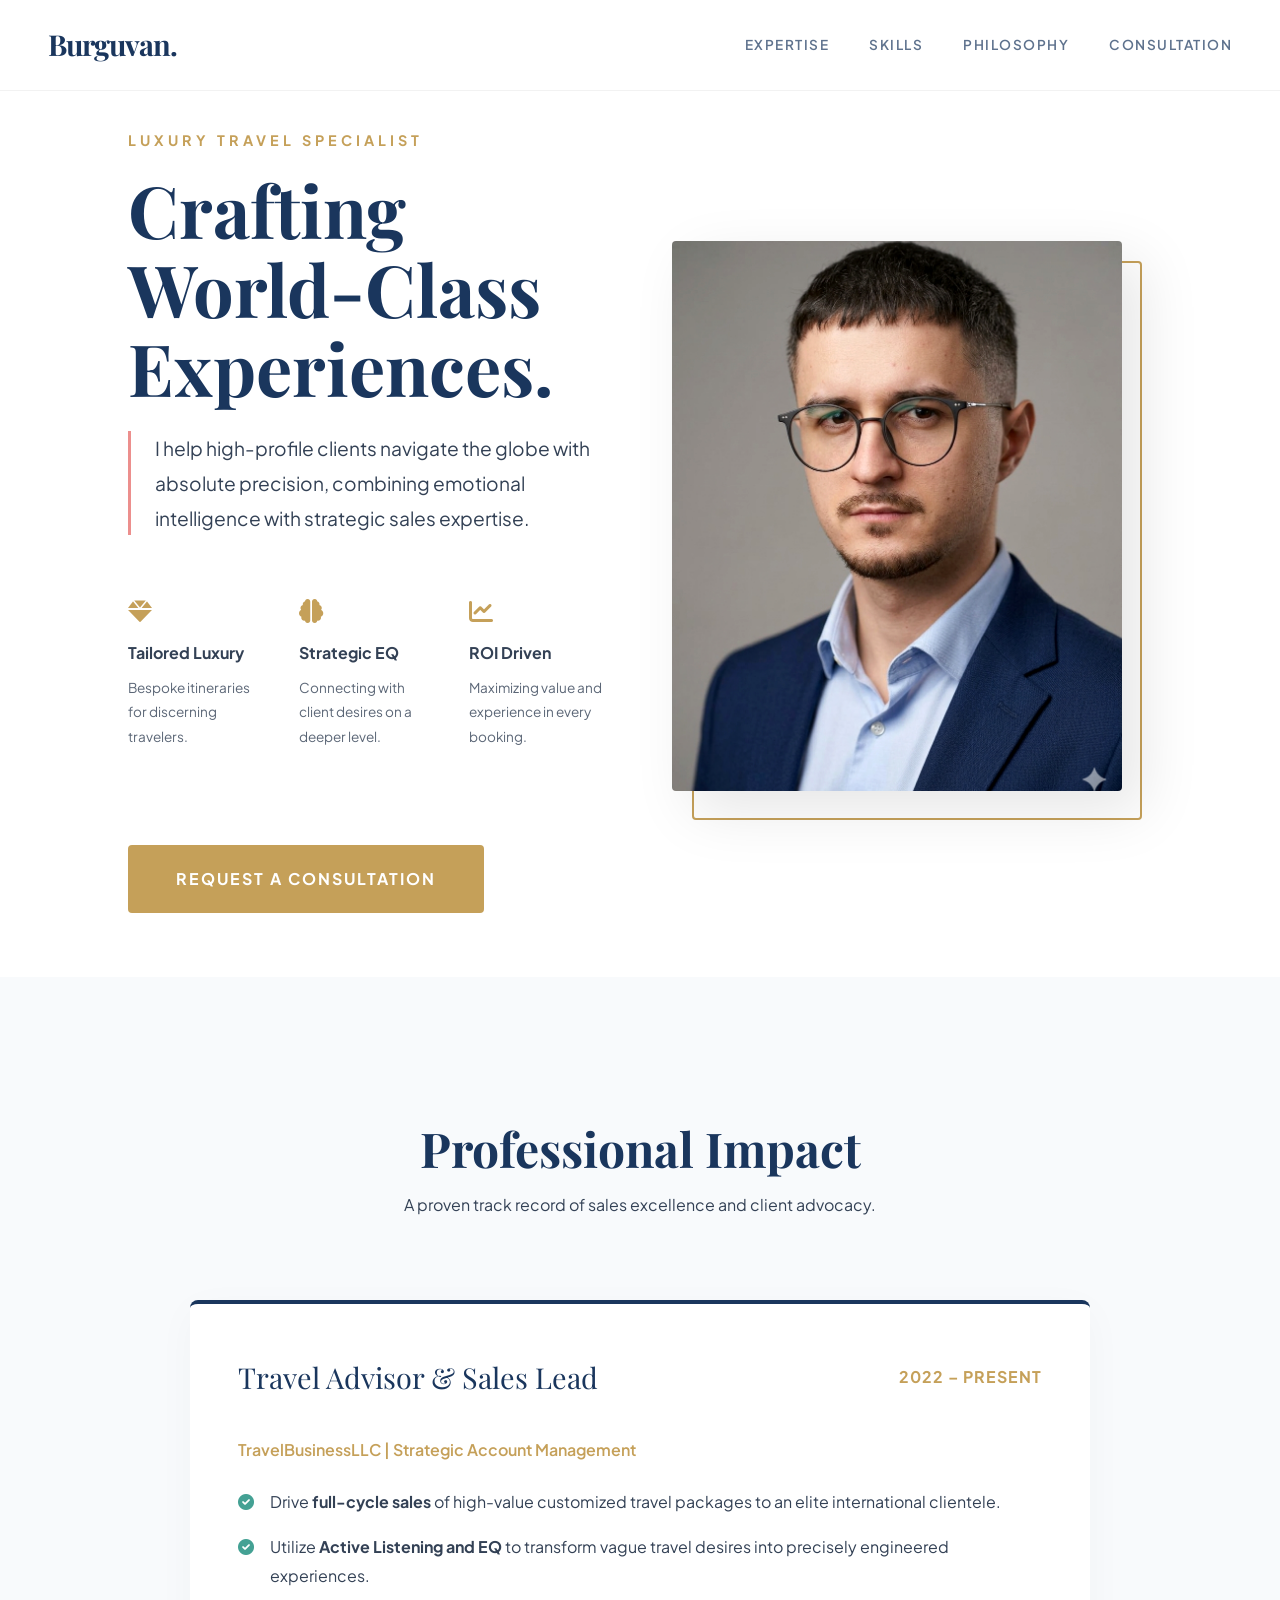
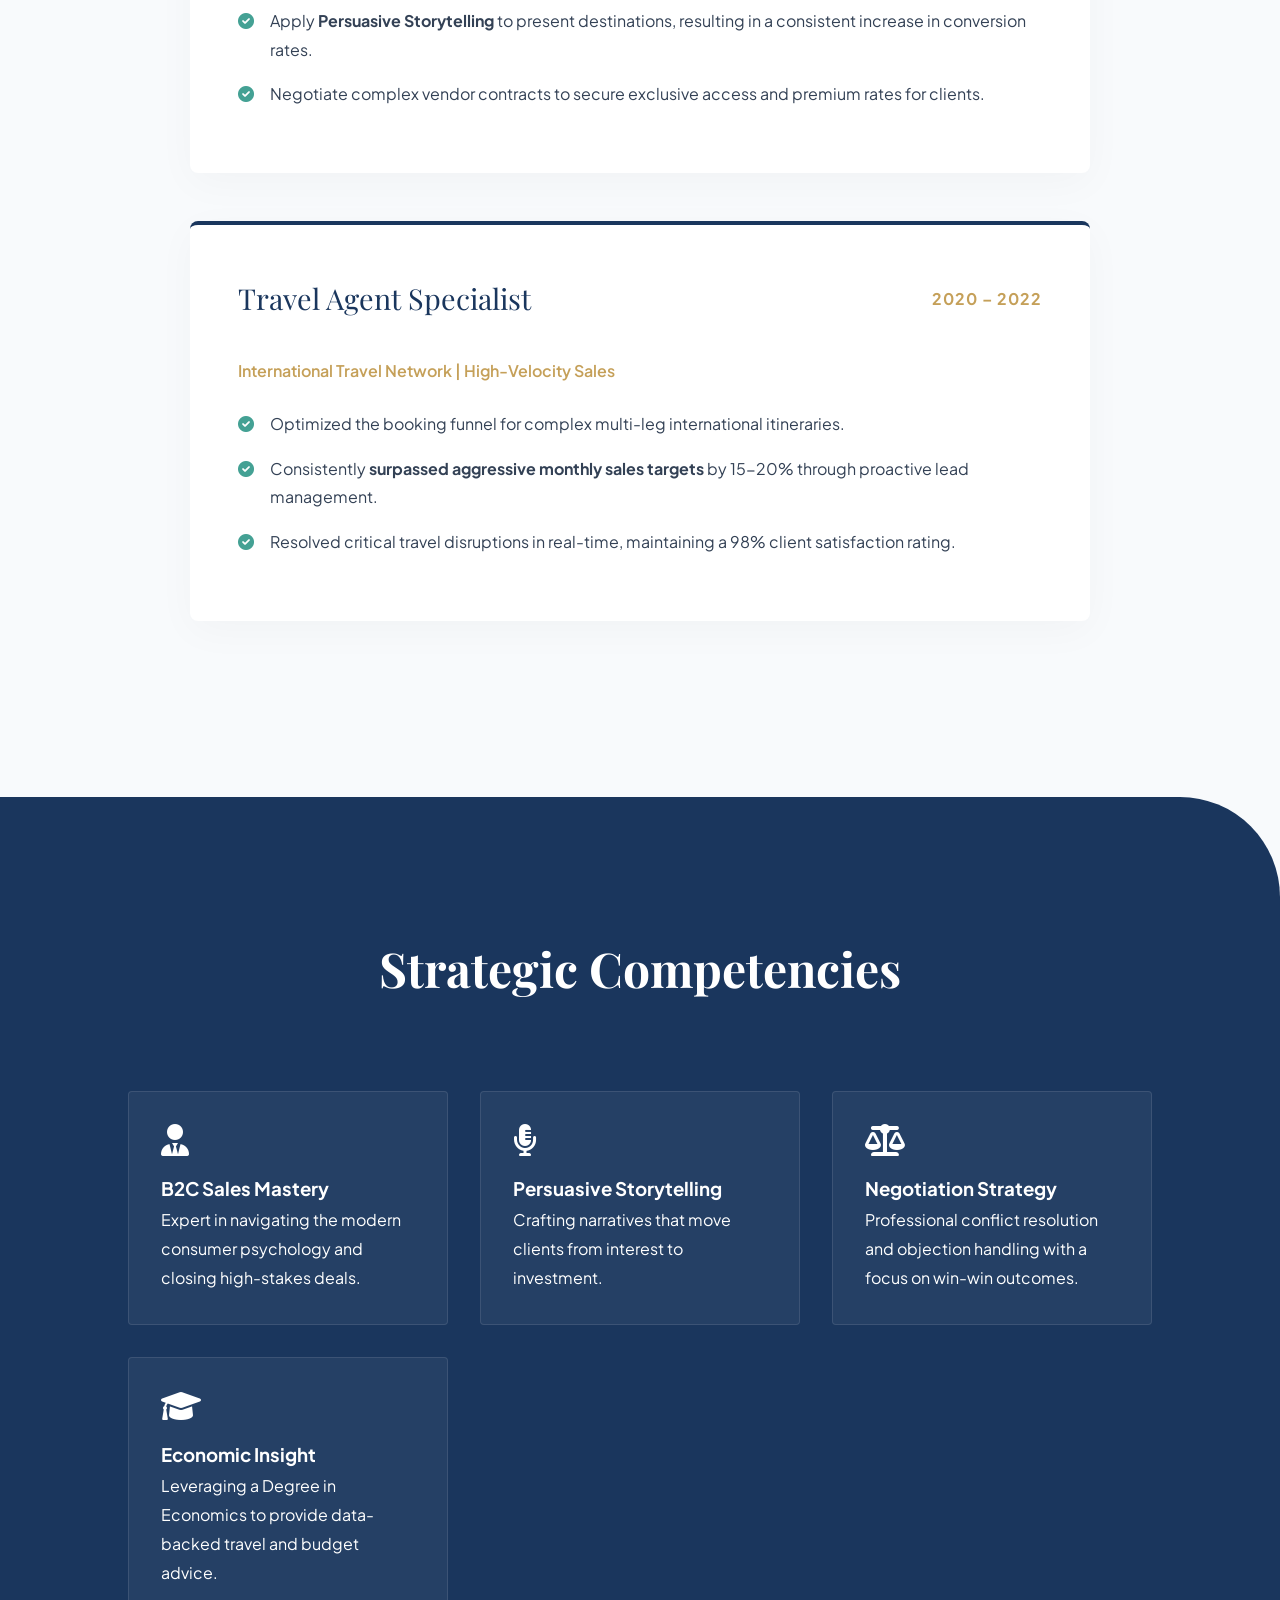
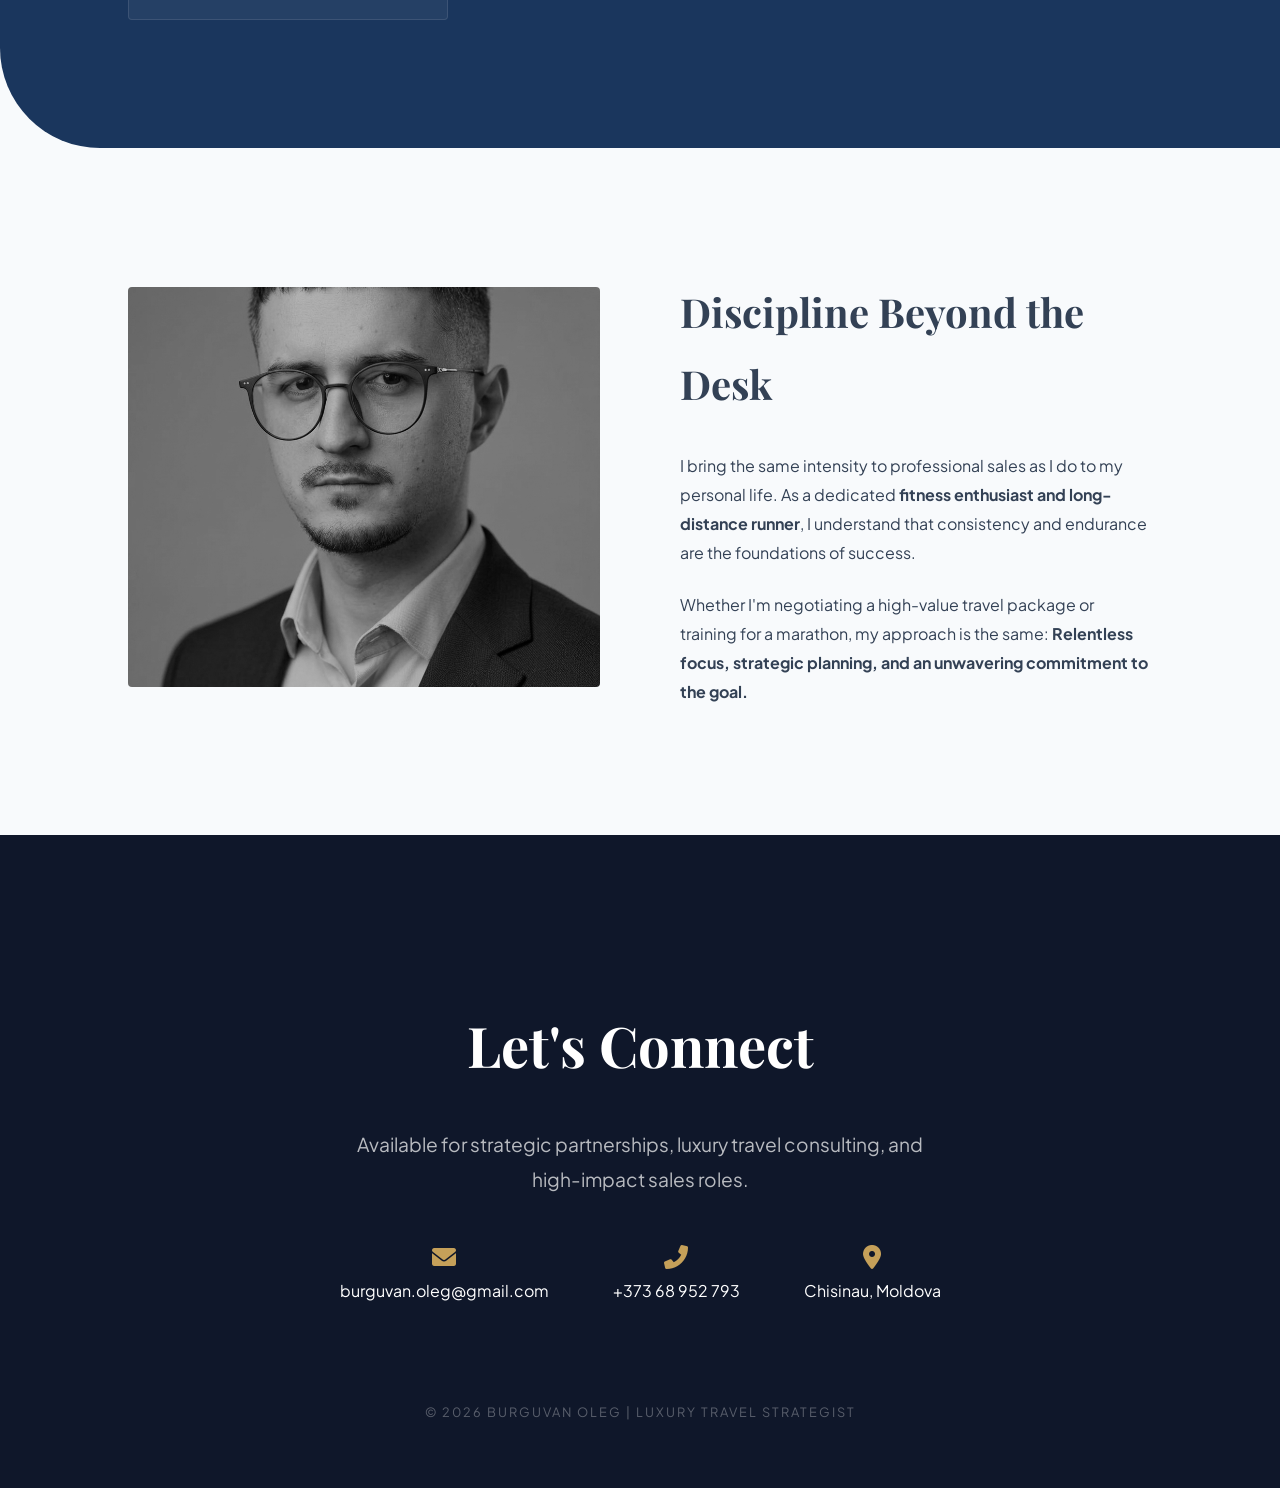
<file: index.html>
<!DOCTYPE html>
<html lang="en">
<head>
    <meta charset="UTF-8">
    <meta name="viewport" content="width=device-width, initial-scale=1.0">
    <title>Burguvan Oleg | Luxury Travel Advisor & Sales Strategist</title>
    <!-- Google Fonts -->
    <link href="https://fonts.googleapis.com/css2?family=Plus+Jakarta+Sans:wght@300;400;600;800&family=Playfair+Display:ital,wght@0,700;1,700&display=swap" rel="stylesheet">
    <!-- Font Awesome -->
    <link rel="stylesheet" href="https://cdnjs.cloudflare.com/ajax/libs/font-awesome/6.0.0/css/all.min.css">
    <style>
        :root {
            --primary: #1a365d; /* Deep Professional Blue */
            --accent: #44A194;  /* Refined Teal */
            --highlight: #EC8F8D; /* Soft Coral */
            --gold: #c5a059;     /* Luxury Gold */
            --bg-light: #f8fafc;
            --white: #ffffff;
            --text-main: #334155;
            --transition: all 0.4s cubic-bezier(0.4, 0, 0.2, 1);
        }

        * {
            margin: 0;
            padding: 0;
            box-sizing: border-box;
        }

        html { scroll-behavior: smooth; }

        body {
            font-family: 'Plus Jakarta Sans', sans-serif;
            background-color: var(--bg-light);
            color: var(--text-main);
            line-height: 1.8;
        }

        /* Navigation */
        nav {
            position: fixed;
            top: 0;
            width: 100%;
            background: rgba(255, 255, 255, 0.8);
            backdrop-filter: blur(20px);
            padding: 1.2rem 3rem;
            display: flex;
            justify-content: space-between;
            align-items: center;
            z-index: 1000;
            border-bottom: 1px solid rgba(0,0,0,0.05);
        }

        .nav-logo {
            font-family: 'Playfair Display', serif;
            font-weight: 700;
            font-size: 1.8rem;
            color: var(--primary);
            text-decoration: none;
            letter-spacing: -1px;
        }

        .nav-links {
            display: flex;
            gap: 2.5rem;
        }

        .nav-links a {
            text-decoration: none;
            color: var(--primary);
            font-weight: 600;
            font-size: 0.85rem;
            text-transform: uppercase;
            letter-spacing: 1.5px;
            transition: var(--transition);
            opacity: 0.7;
        }

        .nav-links a:hover { opacity: 1; color: var(--gold); }

        /* Hero Section */
        header {
            min-height: 100vh;
            display: flex;
            align-items: center;
            background: var(--white);
            padding: 8rem 10% 4rem;
            position: relative;
            overflow: hidden;
        }

        .hero-grid {
            display: grid;
            grid-template-columns: 1fr 1fr;
            gap: 4rem;
            align-items: center;
            max-width: 1200px;
            margin: 0 auto;
        }

        /* Modern Photo Frame */
        .photo-frame {
            position: relative;
            width: 100%;
            max-width: 450px;
        }

        .photo-frame::before {
            content: '';
            position: absolute;
            top: 20px;
            left: 20px;
            right: -20px;
            bottom: -20px;
            border: 2px solid var(--gold);
            z-index: 1;
            border-radius: 4px;
        }

        .profile-img {
            width: 100%;
            height: 550px;
            object-fit: cover;
            position: relative;
            z-index: 2;
            border-radius: 4px;
            box-shadow: 20px 20px 60px rgba(0,0,0,0.1);
            filter: contrast(1.05) brightness(1.02);
        }

        .hero-text h2 {
            color: var(--gold);
            text-transform: uppercase;
            letter-spacing: 4px;
            font-size: 0.9rem;
            margin-bottom: 1rem;
        }

        h1 {
            font-family: 'Playfair Display', serif;
            font-size: 4.5rem;
            color: var(--primary);
            line-height: 1.1;
            margin-bottom: 1.5rem;
        }

        .hero-tagline {
            font-size: 1.2rem;
            color: var(--text-main);
            margin-bottom: 2.5rem;
            border-left: 3px solid var(--highlight);
            padding-left: 1.5rem;
        }

        /* Value Propositions */
        .value-props {
            display: grid;
            grid-template-columns: repeat(3, 1fr);
            gap: 2rem;
            margin: 4rem 0;
        }

        .prop-item i {
            color: var(--gold);
            font-size: 1.5rem;
            margin-bottom: 1rem;
        }

        .prop-item h3 { font-size: 1rem; margin-bottom: 0.5rem; }
        .prop-item p { font-size: 0.85rem; opacity: 0.8; }

        /* Experience Section */
        .section-header {
            text-align: center;
            margin-bottom: 5rem;
        }

        .section-header h2 {
            font-family: 'Playfair Display', serif;
            font-size: 3rem;
            color: var(--primary);
        }

        .experience-timeline {
            max-width: 900px;
            margin: 0 auto;
            position: relative;
        }

        .exp-card {
            background: var(--white);
            padding: 3rem;
            margin-bottom: 3rem;
            border-radius: 8px;
            box-shadow: 0 10px 40px rgba(0,0,0,0.03);
            transition: var(--transition);
            border-top: 4px solid var(--primary);
        }

        .exp-card:hover { transform: translateY(-10px); }

        .exp-meta {
            display: flex;
            justify-content: space-between;
            align-items: center;
            margin-bottom: 2rem;
        }

        .exp-title { font-size: 1.8rem; font-family: 'Playfair Display', serif; color: var(--primary); }
        .exp-date { font-weight: 700; color: var(--gold); letter-spacing: 1px; }

        .achievement-list { list-style: none; }
        .achievement-list li {
            margin-bottom: 1rem;
            padding-left: 2rem;
            position: relative;
        }

        .achievement-list li::before {
            content: '\f058';
            font-family: 'Font Awesome 5 Free';
            font-weight: 900;
            position: absolute;
            left: 0;
            color: var(--accent);
        }

        /* Skills Showcase */
        .skills-container {
            background: var(--primary);
            padding: 8rem 10%;
            color: var(--white);
            border-radius: 0 100px 0 100px;
        }

        .skills-grid {
            display: grid;
            grid-template-columns: repeat(auto-fit, minmax(250px, 1fr));
            gap: 2rem;
        }

        .skill-box {
            background: rgba(255,255,255,0.05);
            padding: 2rem;
            border: 1px solid rgba(255,255,255,0.1);
            border-radius: 4px;
            transition: var(--transition);
        }

        .skill-box:hover { background: var(--gold); }

        /* Personal Section */
        .personal-section {
            padding: 8rem 10%;
            display: grid;
            grid-template-columns: 1fr 1fr;
            gap: 5rem;
            align-items: center;
        }

        .personal-text h2 { font-family: 'Playfair Display', serif; font-size: 2.5rem; margin-bottom: 2rem; }

        /* Contact Footer */
        footer {
            background: #0f172a;
            color: white;
            padding: 10rem 10% 4rem;
            text-align: center;
        }

        .cta-button {
            display: inline-block;
            padding: 1.2rem 3rem;
            background: var(--gold);
            color: white;
            text-decoration: none;
            font-weight: 700;
            text-transform: uppercase;
            letter-spacing: 2px;
            border-radius: 4px;
            margin-top: 2rem;
            transition: var(--transition);
        }

        .cta-button:hover { background: var(--white); color: var(--primary); }

        @media (max-width: 992px) {
            .hero-grid, .personal-section { grid-template-columns: 1fr; }
            h1 { font-size: 3rem; }
            .profile-img { height: 400px; }
            nav { padding: 1.2rem 1.5rem; }
            .nav-links { display: none; }
        }
    </style>
</head>
<body>

<nav>
    <a href="#" class="nav-logo">Burguvan.</a>
    <div class="nav-links">
        <a href="#experience">Expertise</a>
        <a href="#skills">Skills</a>
        <a href="#about">Philosophy</a>
        <a href="#contact">Consultation</a>
    </div>
</nav>

<header>
    <div class="hero-grid">
        <div class="hero-text">
            <h2>Luxury Travel Specialist</h2>
            <h1>Crafting World-Class Experiences.</h1>
            <p class="hero-tagline">
                I help high-profile clients navigate the globe with absolute precision, combining emotional intelligence with strategic sales expertise.
            </p>
            <div class="value-props">
                <div class="prop-item">
                    <i class="fas fa-gem"></i>
                    <h3>Tailored Luxury</h3>
                    <p>Bespoke itineraries for discerning travelers.</p>
                </div>
                <div class="prop-item">
                    <i class="fas fa-brain"></i>
                    <h3>Strategic EQ</h3>
                    <p>Connecting with client desires on a deeper level.</p>
                </div>
                <div class="prop-item">
                    <i class="fas fa-chart-line"></i>
                    <h3>ROI Driven</h3>
                    <p>Maximizing value and experience in every booking.</p>
                </div>
            </div>
            <a href="#contact" class="cta-button">Request a Consultation</a>
        </div>
        <div class="photo-frame">
            <img src="image1.png" alt="Burguvan Oleg" class="profile-img">
        </div>
    </div>
</header>

<section id="experience" style="padding: 8rem 10%;">
    <div class="section-header">
        <h2>Professional Impact</h2>
        <p>A proven track record of sales excellence and client advocacy.</p>
    </div>
    
    <div class="experience-timeline">
        <div class="exp-card">
            <div class="exp-meta">
                <div class="exp-title">Travel Advisor & Sales Lead</div>
                <div class="exp-date">2022 – PRESENT</div>
            </div>
            <p style="color: var(--gold); font-weight: 600; margin-bottom: 1.5rem;">TravelBusinessLLC | Strategic Account Management</p>
            <ul class="achievement-list">
                <li>Drive <strong>full-cycle sales</strong> of high-value customized travel packages to an elite international clientele.</li>
                <li>Utilize <strong>Active Listening and EQ</strong> to transform vague travel desires into precisely engineered experiences.</li>
                <li>Apply <strong>Persuasive Storytelling</strong> to present destinations, resulting in a consistent increase in conversion rates.</li>
                <li>Negotiate complex vendor contracts to secure exclusive access and premium rates for clients.</li>
            </ul>
        </div>

        <div class="exp-card">
            <div class="exp-meta">
                <div class="exp-title">Travel Agent Specialist</div>
                <div class="exp-date">2020 – 2022</div>
            </div>
            <p style="color: var(--gold); font-weight: 600; margin-bottom: 1.5rem;">International Travel Network | High-Velocity Sales</p>
            <ul class="achievement-list">
                <li>Optimized the booking funnel for complex multi-leg international itineraries.</li>
                <li>Consistently <strong>surpassed aggressive monthly sales targets</strong> by 15-20% through proactive lead management.</li>
                <li>Resolved critical travel disruptions in real-time, maintaining a 98% client satisfaction rating.</li>
            </ul>
        </div>
    </div>
</section>

<section id="skills" class="skills-container">
    <div class="section-header">
        <h2 style="color: white;">Strategic Competencies</h2>
    </div>
    <div class="skills-grid">
        <div class="skill-box">
            <i class="fas fa-user-tie" style="font-size: 2rem; margin-bottom: 1rem;"></i>
            <h3>B2C Sales Mastery</h3>
            <p>Expert in navigating the modern consumer psychology and closing high-stakes deals.</p>
        </div>
        <div class="skill-box">
            <i class="fas fa-microphone-alt" style="font-size: 2rem; margin-bottom: 1rem;"></i>
            <h3>Persuasive Storytelling</h3>
            <p>Crafting narratives that move clients from interest to investment.</p>
        </div>
        <div class="skill-box">
            <i class="fas fa-balance-scale" style="font-size: 2rem; margin-bottom: 1rem;"></i>
            <h3>Negotiation Strategy</h3>
            <p>Professional conflict resolution and objection handling with a focus on win-win outcomes.</p>
        </div>
        <div class="skill-box">
            <i class="fas fa-graduation-cap" style="font-size: 2rem; margin-bottom: 1rem;"></i>
            <h3>Economic Insight</h3>
            <p>Leveraging a Degree in Economics to provide data-backed travel and budget advice.</p>
        </div>
    </div>
</section>

<section id="about" class="personal-section">
    <div>
        <img src="image1.png" style="width: 100%; height: 400px; object-fit: cover; border-radius: 4px; filter: grayscale(100%) brightness(0.8);" alt="Professional Discipline">
    </div>
    <div class="personal-text">
        <h2>Discipline Beyond the Desk</h2>
        <p>
            I bring the same intensity to professional sales as I do to my personal life. As a dedicated <strong>fitness enthusiast and long-distance runner</strong>, I understand that consistency and endurance are the foundations of success.
        </p>
        <p style="margin-top: 1.5rem;">
            Whether I'm negotiating a high-value travel package or training for a marathon, my approach is the same: <strong>Relentless focus, strategic planning, and an unwavering commitment to the goal.</strong>
        </p>
    </div>
</section>

<footer id="contact">
    <h2 style="font-family: 'Playfair Display', serif; font-size: 3.5rem; margin-bottom: 2rem;">Let's Connect</h2>
    <p style="font-size: 1.2rem; opacity: 0.7; max-width: 600px; margin: 0 auto 3rem;">
        Available for strategic partnerships, luxury travel consulting, and high-impact sales roles.
    </p>
    
    <div style="display: flex; justify-content: center; gap: 4rem; flex-wrap: wrap;">
        <div>
            <i class="fas fa-envelope" style="color: var(--gold); display: block; font-size: 1.5rem; margin-bottom: 0.5rem;"></i>
            <a href="mailto:burguvan.oleg@gmail.com" style="color: white; text-decoration: none;">burguvan.oleg@gmail.com</a>
        </div>
        <div>
            <i class="fas fa-phone-alt" style="color: var(--gold); display: block; font-size: 1.5rem; margin-bottom: 0.5rem;"></i>
            <a href="tel:068952793" style="color: white; text-decoration: none;">+373 68 952 793</a>
        </div>
        <div>
            <i class="fas fa-map-marker-alt" style="color: var(--gold); display: block; font-size: 1.5rem; margin-bottom: 0.5rem;"></i>
            <span>Chisinau, Moldova</span>
        </div>
    </div>

    <div style="margin-top: 6rem; opacity: 0.3; font-size: 0.8rem; letter-spacing: 2px;">
        &copy; 2026 BURGUVAN OLEG | LUXURY TRAVEL STRATEGIST
    </div>
</footer>

</body>
</html>
</file>
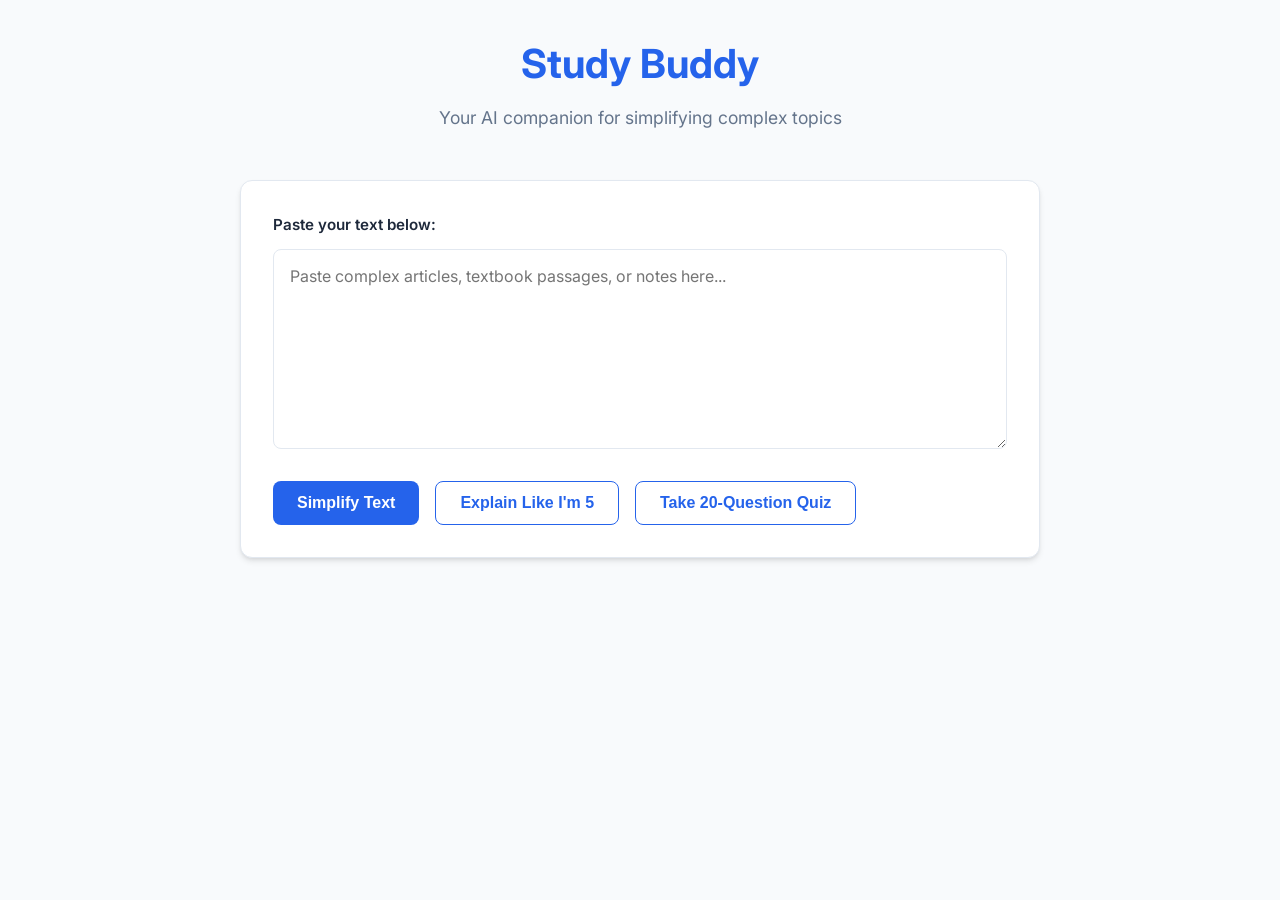
<file: study-budy/frontend/index.html>
<!DOCTYPE html>
<html lang="en">
<head>
    <meta charset="UTF-8">
    <meta name="viewport" content="width=device-width, initial-scale=1.0">
    <title>Study Buddy | Simplify & Learn</title>
    <link href="https://fonts.googleapis.com/css2?family=Inter:wght@400;500;600;700&display=swap" rel="stylesheet">
    <style>
        :root {
            --primary: #2563eb;
            --primary-hover: #1d4ed8;
            --bg: #f8fafc;
            --card-bg: #ffffff;
            --text-main: #1e293b;
            --text-muted: #64748b;
            --border: #e2e8f0;
            --shadow: 0 4px 6px -1px rgb(0 0 0 / 0.1), 0 2px 4px -2px rgb(0 0 0 / 0.1);
            --transition: all 0.2s ease;
            --success: #10b981;
            --error: #ef4444;
        }

        * {
            margin: 0;
            padding: 0;
            box-sizing: border-box;
        }

        body {
            font-family: 'Inter', sans-serif;
            background-color: var(--bg);
            color: var(--text-main);
            line-height: 1.6;
            padding: 2rem 1rem;
        }

        .container {
            max-width: 800px;
            margin: 0 auto;
        }

        header {
            text-align: center;
            margin-bottom: 3rem;
        }

        h1 {
            font-size: 2.5rem;
            font-weight: 700;
            color: var(--primary);
            margin-bottom: 0.5rem;
        }

        .subtitle {
            color: var(--text-muted);
            font-size: 1.1rem;
        }

        .card {
            background: var(--card-bg);
            padding: 2rem;
            border-radius: 12px;
            box-shadow: var(--shadow);
            border: 1px solid var(--border);
            margin-bottom: 2rem;
        }

        label {
            display: block;
            font-weight: 600;
            margin-bottom: 0.75rem;
            font-size: 0.95rem;
        }

        textarea {
            width: 100%;
            min-height: 200px;
            padding: 1rem;
            border: 1px solid var(--border);
            border-radius: 8px;
            font-family: inherit;
            font-size: 1rem;
            resize: vertical;
            margin-bottom: 1.5rem;
            transition: var(--transition);
        }

        .button-group {
            display: flex;
            gap: 1rem;
            flex-wrap: wrap;
        }

        button {
            padding: 0.75rem 1.5rem;
            border-radius: 8px;
            font-weight: 600;
            font-size: 1rem;
            cursor: pointer;
            transition: var(--transition);
            border: none;
            display: flex;
            align-items: center;
            justify-content: center;
            gap: 0.5rem;
        }

        .btn-primary { background-color: var(--primary); color: white; }
        .btn-primary:hover { background-color: var(--primary-hover); }
        .btn-secondary { background-color: white; color: var(--primary); border: 1px solid var(--primary); }
        .btn-secondary:hover { background-color: #eff6ff; }
        .btn-success { background-color: var(--success); color: white; }
        
        button:disabled { opacity: 0.6; cursor: not-allowed; }

        #results, #quizContainer {
            display: none;
            animation: fadeIn 0.3s ease;
        }

        @keyframes fadeIn {
            from { opacity: 0; transform: translateY(10px); }
            to { opacity: 1; transform: translateY(0); }
        }

        .result-content { white-space: pre-wrap; margin-bottom: 1.5rem; }

        /* Follow-up Section */
        .follow-up-section {
            margin-top: 2rem;
            padding-top: 2rem;
            border-top: 2px dashed var(--border);
        }
        .follow-up-input-group {
            display: flex;
            gap: 0.5rem;
        }
        .follow-up-input-group input {
            flex: 1;
            padding: 0.75rem 1rem;
            border: 1px solid var(--border);
            border-radius: 8px;
            font-size: 1rem;
        }

        /* Quiz Specifics */
        .quiz-item {
            padding: 1.5rem 0;
            border-bottom: 1px solid var(--border);
        }
        .quiz-item:last-child { border-bottom: none; }
        .quiz-question { font-weight: 500; margin-bottom: 1rem; }
        .quiz-options { display: flex; gap: 1rem; }
        
        .opt-btn {
            padding: 0.5rem 1.5rem;
            border: 1px solid var(--border);
            background: white;
            border-radius: 6px;
            cursor: pointer;
            transition: var(--transition);
        }
        .opt-btn.selected {
            background-color: var(--primary);
            color: white;
            border-color: var(--primary);
        }

        .feedback {
            margin-top: 0.5rem;
            font-weight: 600;
            font-size: 0.9rem;
            display: none;
        }
        .correct { color: var(--success); }
        .incorrect { color: var(--error); }

        #scoreDisplay {
            text-align: center;
            font-size: 1.5rem;
            font-weight: 700;
            margin: 2rem 0;
            padding: 1rem;
            background: #f0f9ff;
            border-radius: 8px;
            display: none;
        }

        .loading-spinner {
            display: none;
            width: 20px; height: 20px;
            border: 3px solid rgba(255,255,255,0.3);
            border-radius: 50%;
            border-top-color: #fff;
            animation: spin 1s linear infinite;
        }
        @keyframes spin { to { transform: rotate(360deg); } }

        .error-msg {
            display: none;
            background-color: #fef2f2;
            color: #b91c1c;
            padding: 1rem;
            border-radius: 8px;
            border: 1px solid #fee2e2;
            margin-bottom: 1.5rem;
        }
    </style>
</head>
<body>

<div class="container">
    <header>
        <h1>Study Buddy</h1>
        <p class="subtitle">Your AI companion for simplifying complex topics</p>
    </header>

    <div class="card" id="inputCard">
        <label for="studyText">Paste your text below:</label>
        <textarea id="studyText" placeholder="Paste complex articles, textbook passages, or notes here..."></textarea>
        
        <div id="errorBox" class="error-msg"></div>

        <div class="button-group">
            <button id="simplifyBtn" class="btn-primary">
                <span class="loading-spinner" id="simplifySpinner"></span>
                Simplify Text
            </button>
            <button id="explain5Btn" class="btn-secondary">
                <span class="loading-spinner" id="explain5Spinner" style="border-top-color: var(--primary);"></span>
                Explain Like I'm 5
            </button>
            <button id="quizBtn" class="btn-secondary">
                <span class="loading-spinner" id="quizSpinner" style="border-top-color: var(--primary);"></span>
                Take 20-Question Quiz
            </button>
        </div>
    </div>

    <!-- Simplified Text Result -->
    <div id="results" class="card">
        <h2 id="resultTitle" style="margin-bottom: 1rem;">Simplified Explanation</h2>
        <div id="resultContent" class="result-content"></div>
        
        <div class="follow-up-section">
            <label for="followUpInput">Have a question about this?</label>
            <div id="followUpError" class="error-msg" style="margin-top: 1rem;"></div>
            <div class="follow-up-input-group">
                <input type="text" id="followUpInput" placeholder="Ask a follow-up question...">
                <button id="followUpBtn" class="btn-primary" style="padding: 0.5rem 1rem;">
                    <span class="loading-spinner" id="followUpSpinner"></span>
                    Ask
                </button>
            </div>
            <div id="followUpAnswer" class="result-content" style="margin-top: 1.5rem; font-style: italic; color: var(--primary);"></div>
        </div>

        <button onclick="window.location.reload()" class="btn-secondary" style="margin-top: 2rem;">Back to Start</button>
    </div>

    <!-- Interactive Quiz -->
    <div id="quizContainer" class="card">
        <h2 style="margin-bottom: 1.5rem;">Interactive Quiz (20 Questions)</h2>
        <div id="quizList"></div>
        <div id="scoreDisplay"></div>
        <div class="button-group" style="margin-top: 2rem;">
            <button id="submitQuizBtn" class="btn-primary" disabled>Submit Answers</button>
            <button onclick="window.location.reload()" class="btn-secondary">Cancel</button>
        </div>
    </div>
</div>

<script>
    const API_BASE = window.location.origin === 'null' ? 'http://localhost:8000' : '';
    let quizData = [];
    let userAnswers = {};

    const studyText = document.getElementById('studyText');
    const simplifyBtn = document.getElementById('simplifyBtn');
    const quizBtn = document.getElementById('quizBtn');
    const errorBox = document.getElementById('errorBox');
    
    const resultsArea = document.getElementById('results');
    const resultContent = document.getElementById('resultContent');
    
    const quizContainer = document.getElementById('quizContainer');
    const quizList = document.getElementById('quizList');
    const submitQuizBtn = document.getElementById('submitQuizBtn');
    const scoreDisplay = document.getElementById('scoreDisplay');
    const inputCard = document.getElementById('inputCard');
    const followUpInput = document.getElementById('followUpInput');
    const followUpBtn = document.getElementById('followUpBtn');
    const followUpAnswer = document.getElementById('followUpAnswer');
    const followUpError = document.getElementById('followUpError');
    const followUpSpinner = document.getElementById('followUpSpinner');

    function showError(msg) {
        errorBox.innerText = msg;
        errorBox.style.display = 'block';
    }

    async function handleSimplifiedRequest(endpoint, title) {
        const text = studyText.value.trim();
        if (!text) return showError('Please paste some text first.');
        
        const spinnerId = endpoint === '/simplify' ? 'simplifySpinner' : 'explain5Spinner';
        const btnId = endpoint === '/simplify' ? 'simplifyBtn' : 'explain5Btn';
        const spinner = document.getElementById(spinnerId);
        const btn = document.getElementById(btnId);

        spinner.style.display = 'block';
        btn.disabled = true;
        errorBox.style.display = 'none';

        try {
            const response = await fetch(`${API_BASE}${endpoint}`, {
                method: 'POST',
                headers: { 'Content-Type': 'application/json' },
                body: JSON.stringify({ text })
            });
            const result = await response.json();
            if (result.status === 'ok') {
                const resultTitle = document.getElementById('resultTitle');
                resultTitle.innerText = title;
                resultContent.innerText = result.data;
                inputCard.style.display = 'none';
                resultsArea.style.display = 'block';
                // Store context for follow-up
                resultsArea.dataset.context = text;
            } else {
                showError(result.data);
            }
        } catch (err) {
            showError('Connection error.');
        } finally {
            spinner.style.display = 'none';
            btn.disabled = false;
        }
    }

    simplifyBtn.onclick = () => handleSimplifiedRequest('/simplify', 'Simplified Explanation');
    const explain5Btn = document.getElementById('explain5Btn');
    explain5Btn.onclick = () => handleSimplifiedRequest('/explain-like-i-am-5', 'Explained Like You\'re 5');

    followUpBtn.onclick = async () => {
        const question = followUpInput.value.trim();
        const context_text = resultsArea.dataset.context;
        if (!question) return;

        followUpSpinner.style.display = 'block';
        followUpBtn.disabled = true;
        followUpError.style.display = 'none';
        followUpAnswer.innerText = 'Thinking...';

        try {
            const response = await fetch(`${API_BASE}/follow-up`, {
                method: 'POST',
                headers: { 'Content-Type': 'application/json' },
                body: JSON.stringify({ context_text, question })
            });
            const result = await response.json();
            if (result.status === 'ok') {
                followUpAnswer.innerText = result.data;
            } else {
                followUpError.innerText = result.data;
                followUpError.style.display = 'block';
                followUpAnswer.innerText = '';
            }
        } catch (err) {
            followUpError.innerText = 'Connection error.';
            followUpError.style.display = 'block';
            followUpAnswer.innerText = '';
        } finally {
            followUpSpinner.style.display = 'none';
            followUpBtn.disabled = false;
        }
    };

    // Enter key support for follow-up
    followUpInput.onkeypress = (e) => {
        if (e.key === 'Enter') followUpBtn.click();
    };

    quizBtn.onclick = async () => {
        const text = studyText.value.trim();
        if (!text) return showError('Please paste some text first.');

        const spinner = document.getElementById('quizSpinner');
        spinner.style.display = 'block';
        quizBtn.disabled = true;
        errorBox.style.display = 'none';

        try {
            const response = await fetch(`${API_BASE}/quiz`, {
                method: 'POST',
                headers: { 'Content-Type': 'application/json' },
                body: JSON.stringify({ text })
            });
            const result = await response.json();
            if (result.status === 'ok') {
                quizData = result.data;
                renderQuiz();
                inputCard.style.display = 'none';
                quizContainer.style.display = 'block';
            } else {
                showError(result.data);
            }
        } catch (err) {
            showError('Connection error.');
        } finally {
            spinner.style.display = 'none';
            quizBtn.disabled = false;
        }
    };

    function renderQuiz() {
        quizList.innerHTML = '';
        userAnswers = {};
        quizData.forEach((item, index) => {
            const div = document.createElement('div');
            div.className = 'quiz-item';
            div.innerHTML = `
                <div class="quiz-question">${index + 1}. ${item.question}</div>
                <div class="quiz-options">
                    <button class="opt-btn" onclick="selectOption(${index}, 'True', this)">True</button>
                    <button class="opt-btn" onclick="selectOption(${index}, 'False', this)">False</button>
                </div>
                <div class="feedback" id="feedback-${index}"></div>
            `;
            quizList.appendChild(div);
        });
    }

    window.selectOption = (qIndex, value, btn) => {
        // Highlight selection
        const siblings = btn.parentElement.querySelectorAll('.opt-btn');
        siblings.forEach(s => s.classList.remove('selected'));
        btn.classList.add('selected');
        
        userAnswers[qIndex] = value;
        
        // Enable submit if all answered
        if (Object.keys(userAnswers).length === quizData.length) {
            submitQuizBtn.disabled = false;
        }
    };

    submitQuizBtn.onclick = () => {
        let score = 0;
        quizData.forEach((item, index) => {
            const feedback = document.getElementById(`feedback-${index}`);
            const isCorrect = userAnswers[index] === item.answer;
            if (isCorrect) score++;
            
            let feedbackHTML = `<div class="${isCorrect ? 'correct' : 'incorrect'}">${isCorrect ? 'Correct!' : `Incorrect. The answer is ${item.answer}.`}</div>`;
            
            if (!isCorrect && item.explanation) {
                feedbackHTML += `
                    <details style="margin-top: 0.5rem; cursor: pointer; color: var(--text-muted); font-size: 0.85rem;">
                        <summary style="font-weight: 600; outline: none;">See why</summary>
                        <div style="padding: 0.5rem; background: #f8fafc; border-radius: 4px; border: 1px solid var(--border); margin-top: 0.2rem;">
                            ${item.explanation}
                        </div>
                    </details>
                `;
            }
            
            feedback.innerHTML = feedbackHTML;
            feedback.style.display = 'block';
        });

        scoreDisplay.innerText = `Final Score: ${score} / ${quizData.length}`;
        scoreDisplay.style.display = 'block';
        submitQuizBtn.style.display = 'none';
        scoreDisplay.scrollIntoView({ behavior: 'smooth' });
    };
</script>

</body>
</html>
</file>
